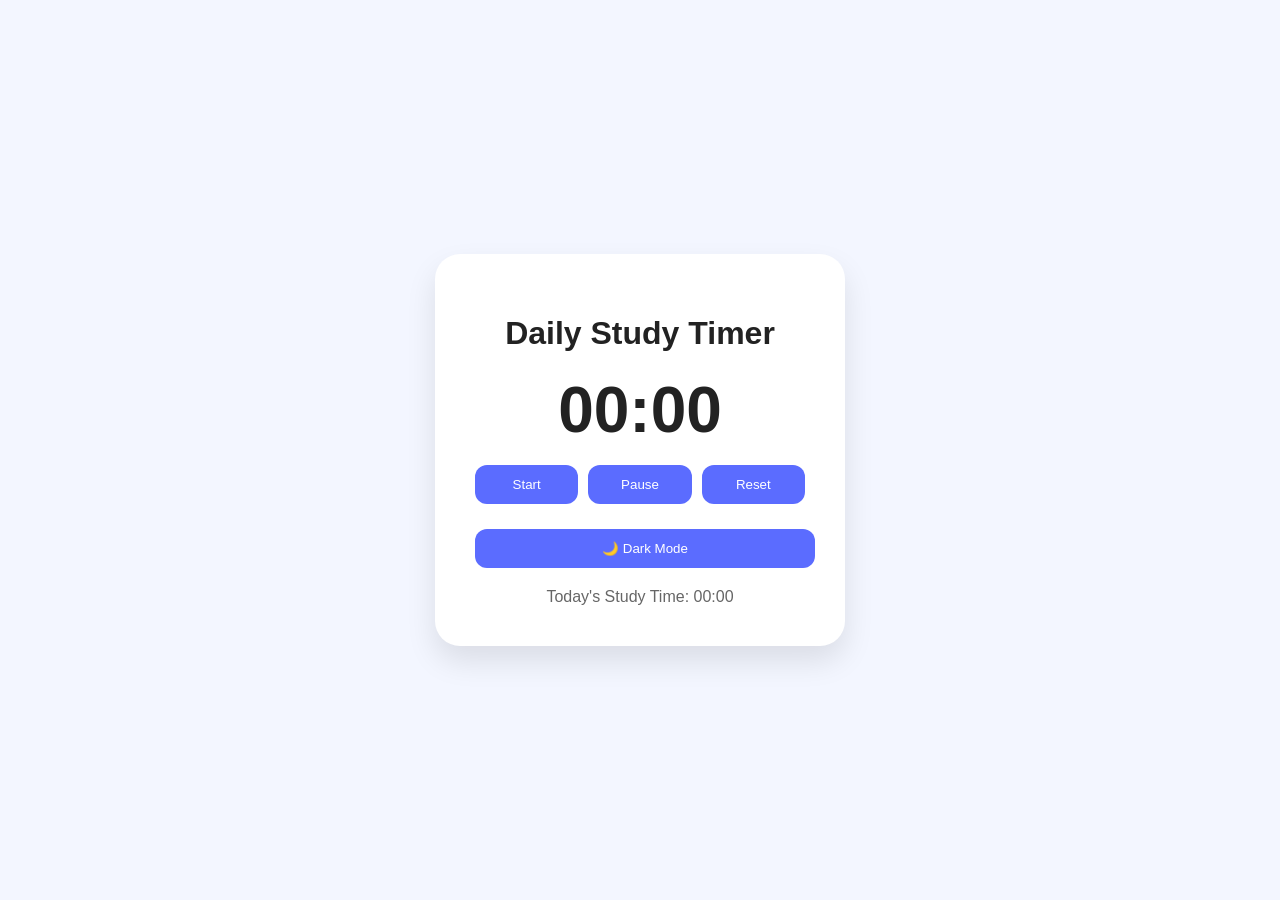
<file: index.html>
<!DOCTYPE html>
<html lang="ko">
<head>
  <meta charset="UTF-8">
  <meta name="viewport" content="width=device-width, initial-scale=1.0">
  <title>공부 타이머 - 누적 학습 시간 측정 및 통계</title>
  <meta name="description" content="학습 시간을 자동으로 측정하고 통계로 시각화하여 장기적인 학습 계획 수립을 돕는 무료 공부 시간 타이머입니다.">
  <meta name="keywords" content="공부 타이머, 학습 시간 측정, 스톱워치, 공부 기록, 자기계발">
  <style>
    :root {
      --bg-color: #f3f6ff;
      --card-color: #ffffff;
      --text-color: #222222;
      --sub-text-color: #666666;
      --btn-color: #5b6cff;
      --btn-text-color: #ffffff;
    }

    .dark-mode {
      --bg-color: #0f172a;
      --card-color: #1e293b;
      --text-color: #f1f5f9;
      --sub-text-color: #cbd5e1;
      --btn-color: #8b5cf6;
      --btn-text-color: #ffffff;
    }

    body {
      margin: 0;
      height: 100vh;
      display: flex;
      justify-content: center;
      align-items: center;
      font-family: "Segoe UI", sans-serif;
      background-color: var(--bg-color);
      color: var(--text-color);
      transition: background-color 0.5s, color 0.5s;
    }

    .timer-container {
      background-color: var(--card-color);
      width: 340px;
      padding: 40px 35px;
      border-radius: 25px;
      text-align: center;
      box-shadow: 0 15px 30px rgba(0,0,0,0.1);
    }

    .timer-display { font-size: 64px; font-weight: bold; margin: 18px 0; }
    
    .button-group { display: flex; justify-content: space-between; margin-bottom: 15px; }
    
    button {
      flex: 1; margin: 0 5px; padding: 12px 0; border: none; border-radius: 12px;
      background-color: var(--btn-color); color: var(--btn-text-color); cursor: pointer;
    }

    #darkModeBtn { width: 100%; margin-top: 10px; }
    .total-time { color: var(--sub-text-color); margin-top: 20px; }
  </style>
</head>
<body>

  <div class="timer-container">
    <h1 class="timer-title">Daily Study Timer</h1>
    <div id="timerDisplay" class="timer-display">00:00</div>

    <div class="button-group">
      <button id="startBtn">Start</button>
      <button id="pauseBtn">Pause</button>
      <button id="resetBtn">Reset</button>
    </div>

    <button id="darkModeBtn">🌙 Dark Mode</button>
    <div id="totalTimeDisplay" class="total-time">Today's Study Time: 00:00</div>
  </div>

  <script>
    class DailyTimer {
        constructor() {
            this.timerInterval = null;
            this.elapsedSeconds = 0;
            this.isTimerRunning = false;
            
            this.todayKey = new Date().toISOString().split("T")[0];
            this.studyData = JSON.parse(localStorage.getItem("studyData")) || {};
            if (!this.studyData[this.todayKey]) this.studyData[this.todayKey] = 0;

            this.initElements();
            this.updateDisplay();
        }

        initElements() {
            this.timerDisplay = document.getElementById("timerDisplay");
            this.totalTimeDisplay = document.getElementById("totalTimeDisplay");
            document.getElementById("startBtn").onclick = () => this.start();
            document.getElementById("pauseBtn").onclick = () => this.pause();
            document.getElementById("resetBtn").onclick = () => this.reset();
            document.getElementById("darkModeBtn").onclick = () => this.toggleDarkMode();
        }

        formatTime(seconds) {
            const min = String(Math.floor(seconds / 60)).padStart(2, "0");
            const sec = String(seconds % 60).padStart(2, "0");
            return `${min}:${sec}`;
        }

        updateDisplay() {
            this.timerDisplay.textContent = this.formatTime(this.elapsedSeconds);
            this.totalTimeDisplay.textContent = `Today's Study Time: ${this.formatTime(this.studyData[this.todayKey])}`;
        }

        tick() {
            this.elapsedSeconds++;
            this.studyData[this.todayKey]++;
            this.updateDisplay();
            localStorage.setItem("studyData", JSON.stringify(this.studyData));
        }

        start() {
            if (!this.isTimerRunning) {
                this.isTimerRunning = true;
                this.timerInterval = setInterval(() => this.tick(), 1000);
            }
        }

        pause() {
            clearInterval(this.timerInterval);
            this.isTimerRunning = false;
        }

        reset() {
            this.pause();
            this.elapsedSeconds = 0;
            this.updateDisplay();
        }

        toggleDarkMode() {
            document.body.classList.toggle("dark-mode");
            const btn = document.getElementById("darkModeBtn");
            btn.textContent = document.body.classList.contains("dark-mode") ? "Light Mode" : "🌙 Dark Mode";
        }
    }

    new DailyTimer();
  </script>
</body>
</html>
</file>
